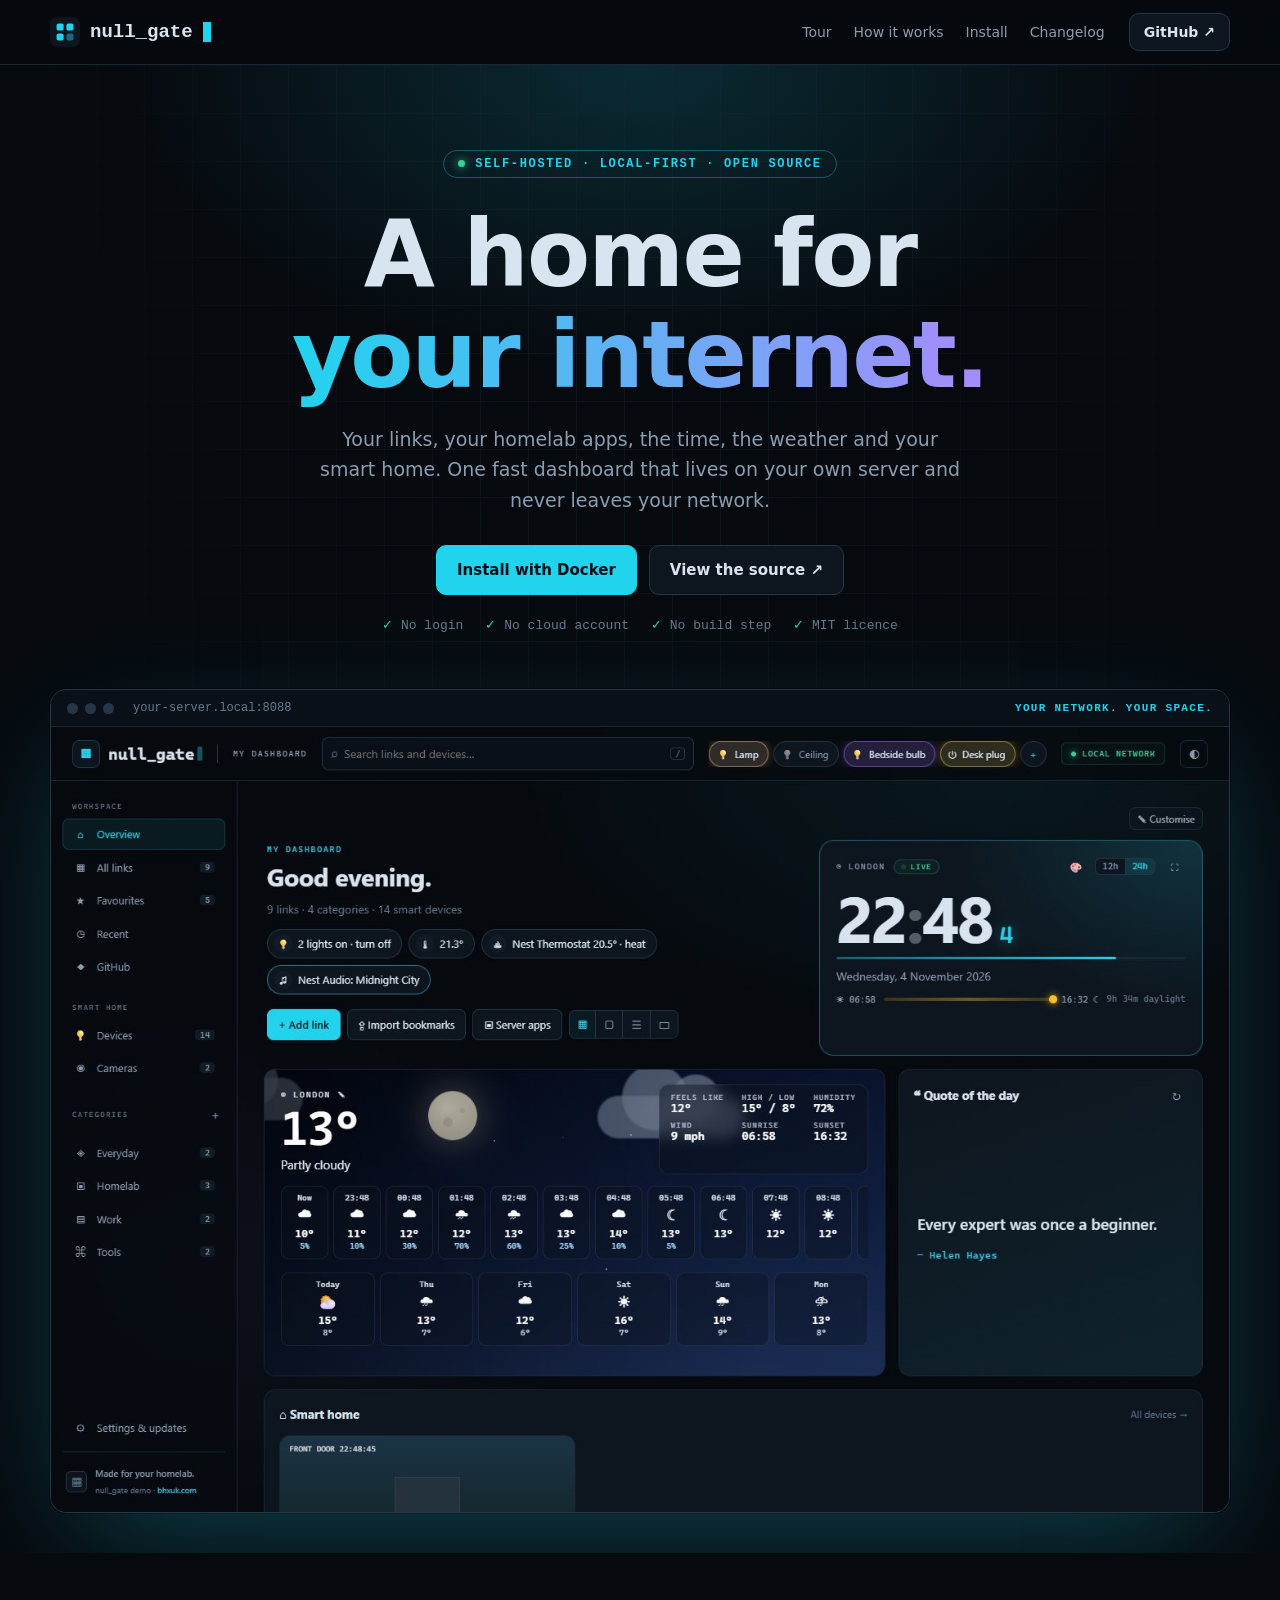
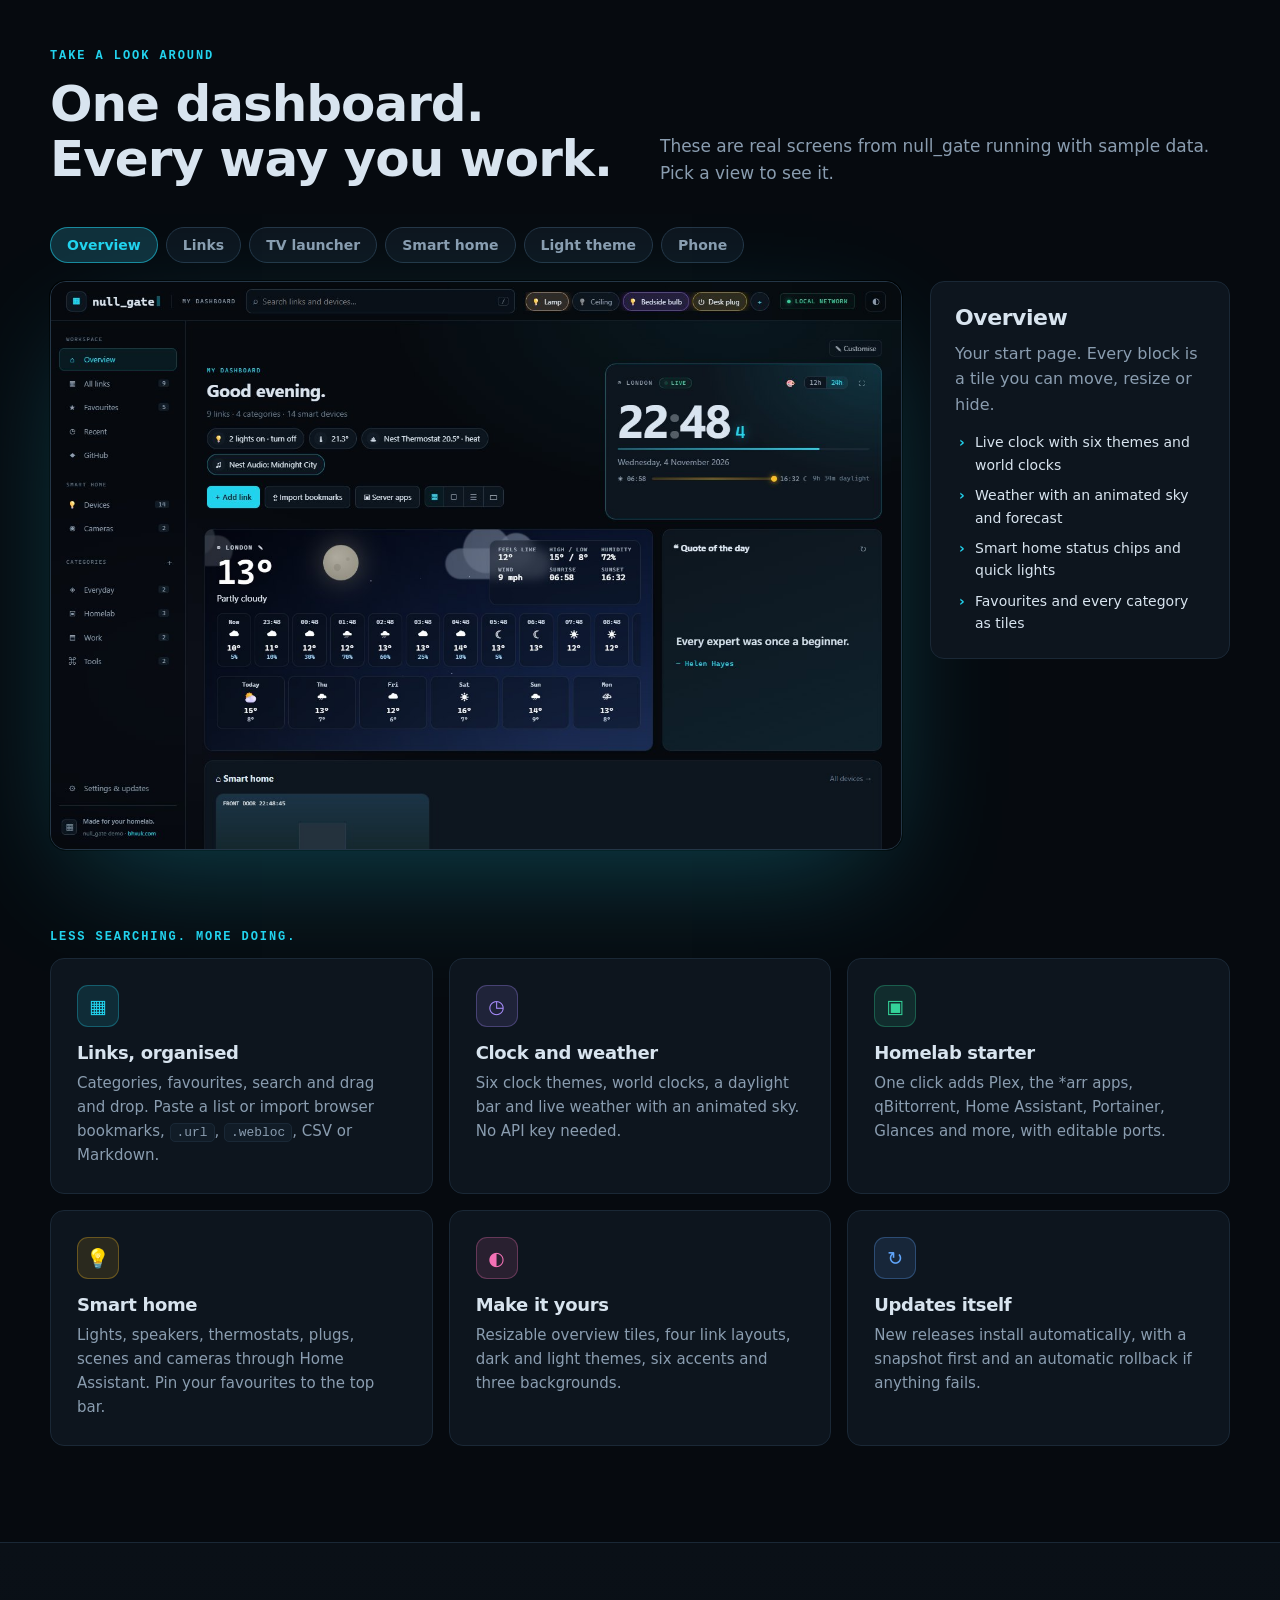
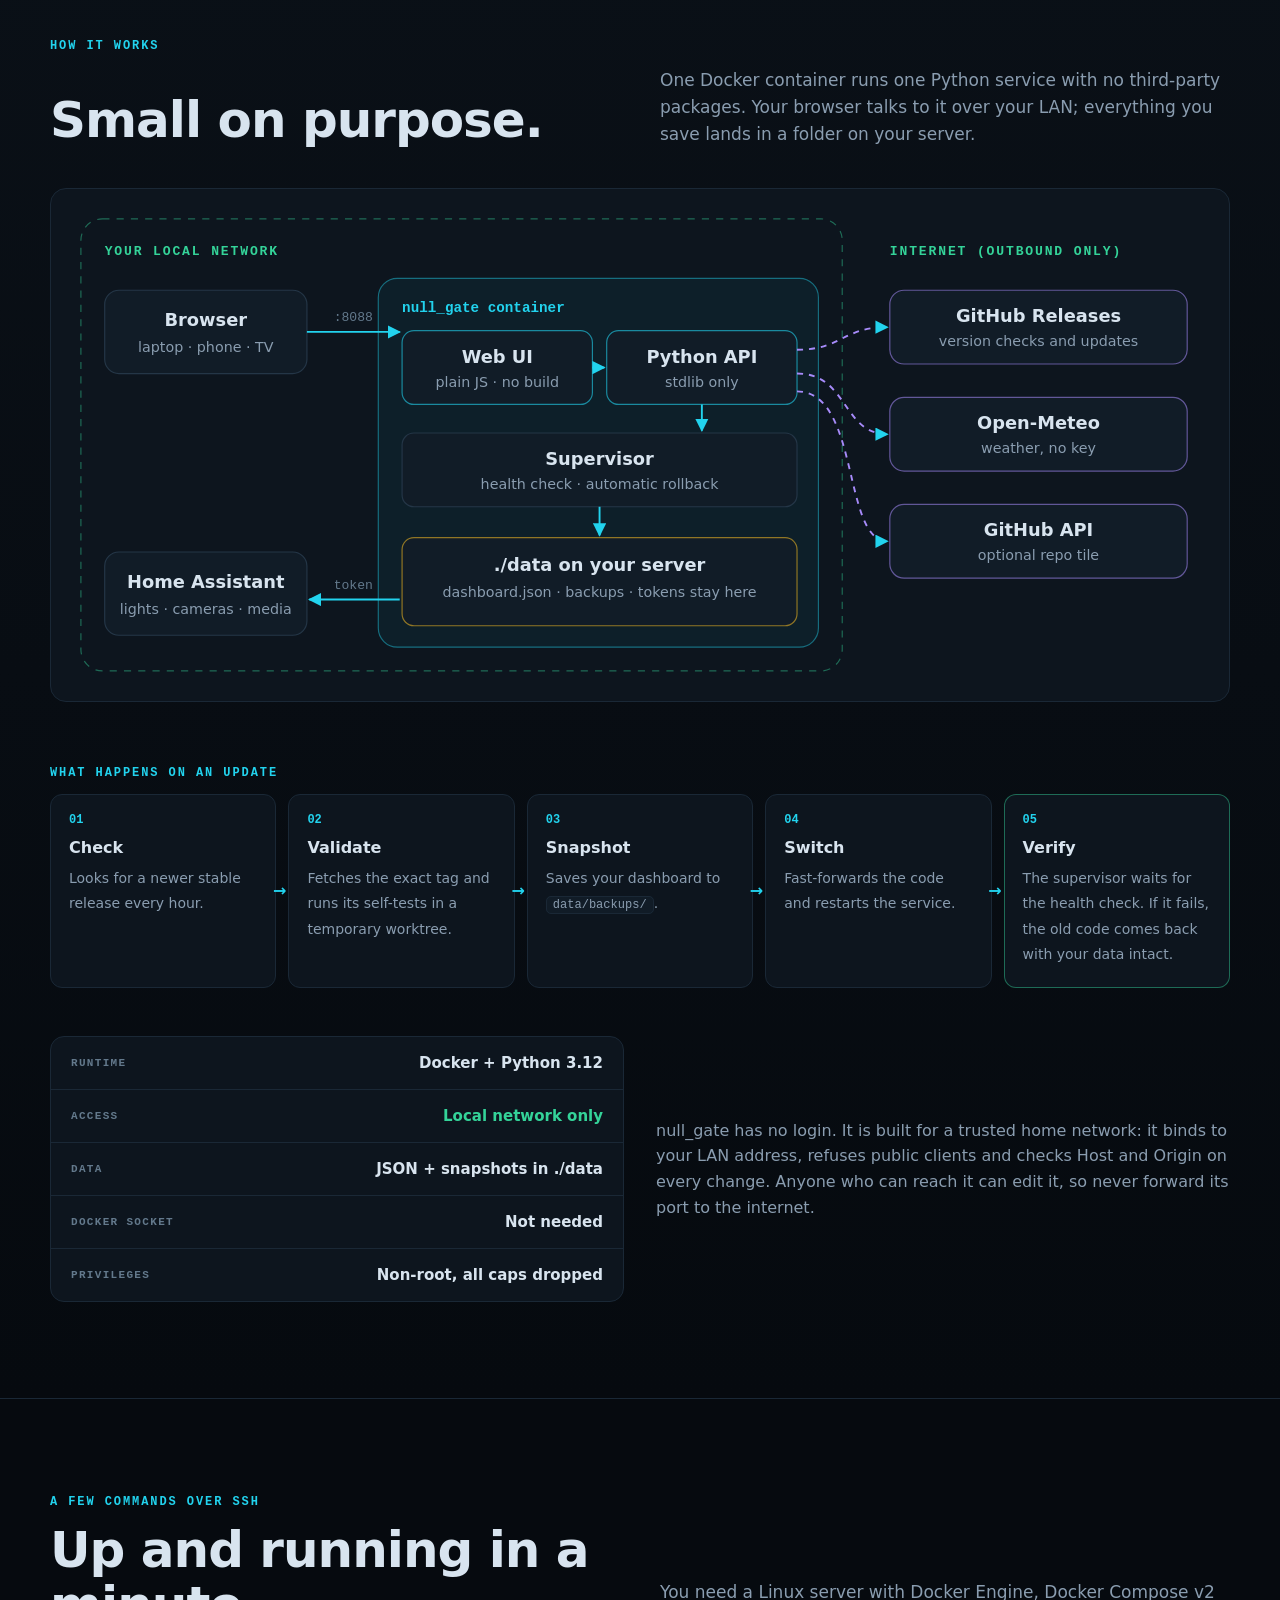
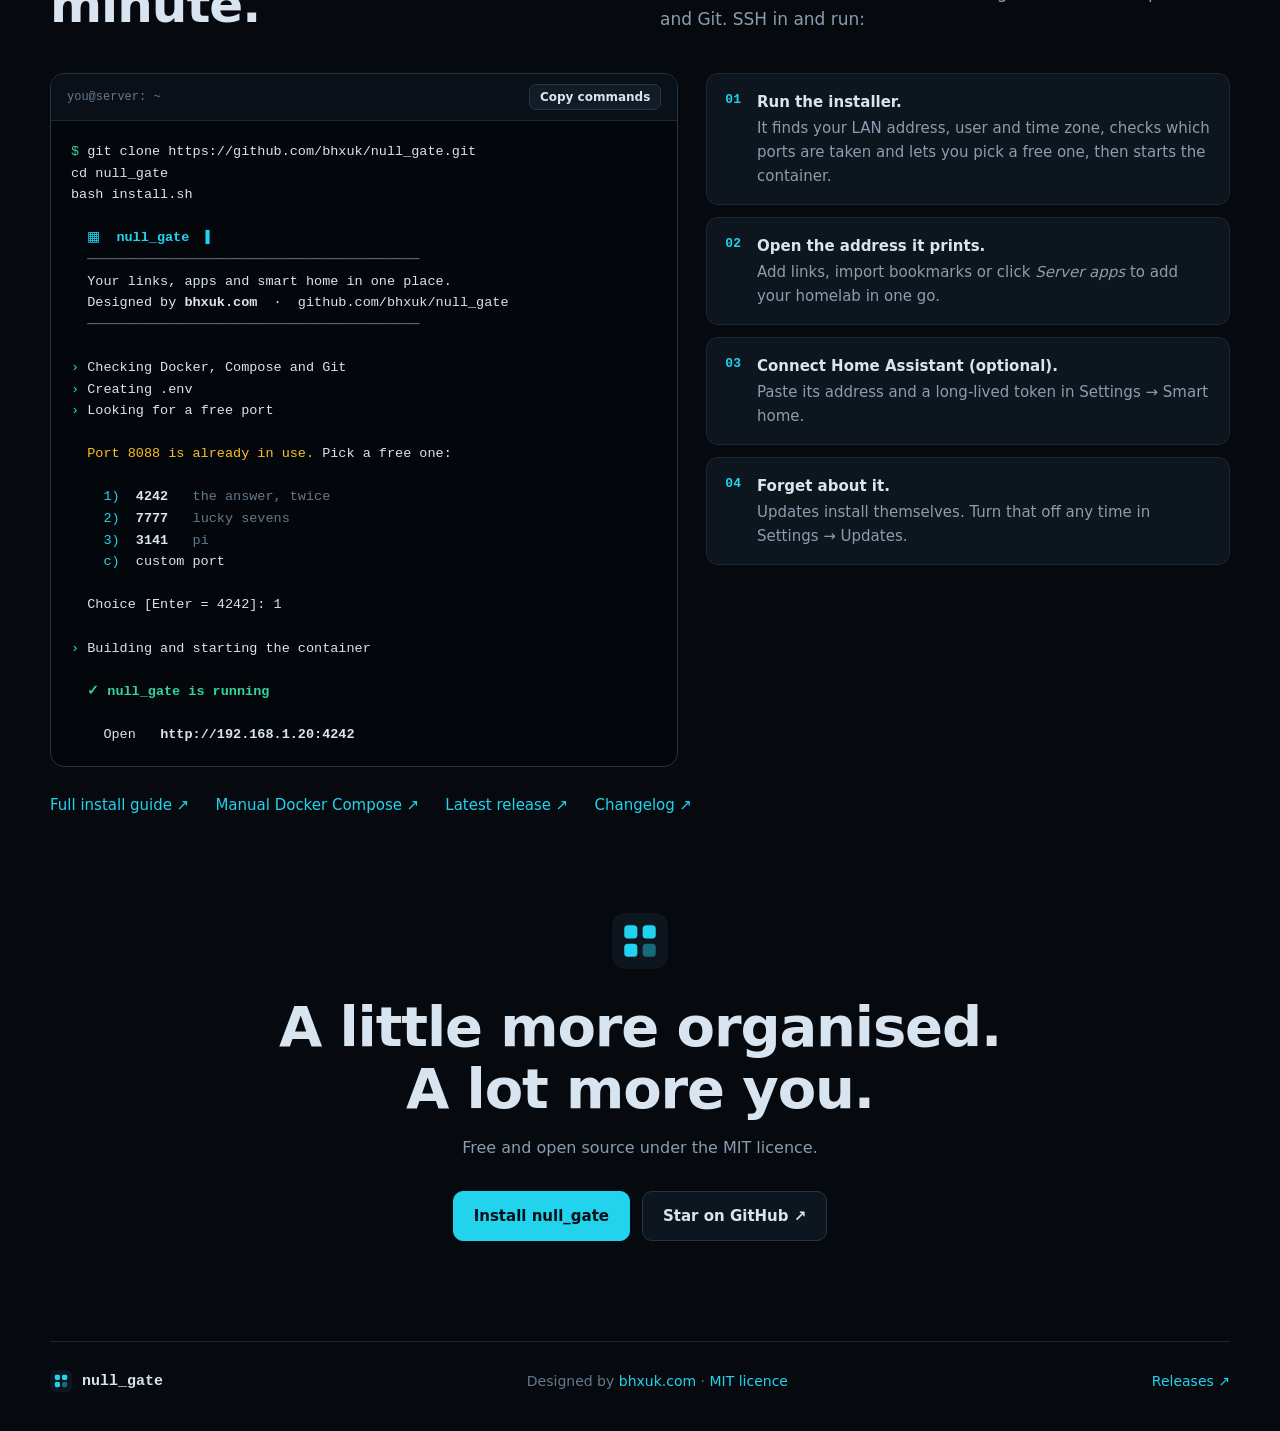
<file: docs/index.html>
<!doctype html>
<html lang="en">
<head>
<meta charset="utf-8">
<meta name="viewport" content="width=device-width,initial-scale=1">
<meta name="theme-color" content="#060a0f">
<title>null_gate · Your everyday launchpad</title>
<meta name="description" content="null_gate is a self-hosted dashboard for your local network: links, homelab apps, clocks, weather and your smart home in one Docker container. Designed by bhxuk.com.">
<meta property="og:title" content="null_gate · Your everyday launchpad">
<meta property="og:description" content="Your links, homelab apps and smart home in one self-hosted Docker dashboard. Designed by bhxuk.com.">
<meta property="og:image" content="https://bhxuk.github.io/null_gate/img/overview.jpg">
<link rel="icon" href="icon.svg">
<link rel="stylesheet" href="site.css">
<script defer src="site.js"></script>
</head>
<body>

<nav class="top">
  <div class="wrap nav">
    <a class="logo" href="#"><img src="icon.svg" width="30" height="30" alt="">null_gate<span class="cursor"></span></a>
    <div class="navlinks">
      <a href="#tour">Tour</a><a href="#how">How it works</a><a href="#install">Install</a><a href="https://github.com/bhxuk/null_gate/blob/main/CHANGELOG.md">Changelog</a>
    </div>
    <a class="button small" href="https://github.com/bhxuk/null_gate">GitHub ↗</a>
  </div>
</nav>

<header class="hero">
  <div class="grid-bg"></div>
  <div class="wrap">
    <div class="eyebrow"><i></i> SELF-HOSTED · LOCAL-FIRST · OPEN SOURCE</div>
    <h1>A home for<br><span>your internet.</span></h1>
    <p class="lede">Your links, your homelab apps, the time, the weather and your smart home.
      One fast dashboard that lives on your own server and never leaves your network.</p>
    <div class="cta">
      <a class="button primary" href="#install">Install with Docker</a>
      <a class="button" href="https://github.com/bhxuk/null_gate">View the source ↗</a>
    </div>
    <div class="meta"><span>No login</span><span>No cloud account</span><span>No build step</span><span>MIT licence</span></div>
    <figure class="window">
      <div class="windowbar"><i></i><i></i><i></i><span>your-server.local:8088</span><b>YOUR NETWORK. YOUR SPACE.</b></div>
      <img src="img/overview.jpg" alt="null_gate overview with a live clock, world clocks, weather, quick lights and smart home status" width="1440" height="960">
    </figure>
  </div>
</header>

<main>

<section class="wrap" id="tour">
  <div class="kicker">TAKE A LOOK AROUND</div>
  <div class="section-intro">
    <h2>One dashboard.<br>Every way you work.</h2>
    <p>These are real screens from null_gate running with sample data. Pick a view to see it.</p>
  </div>
  <div class="tour">
    <div class="tabs" role="tablist" aria-label="Screens">
      <button role="tab" aria-selected="true" data-shot="overview">Overview</button>
      <button role="tab" aria-selected="false" data-shot="links">Links</button>
      <button role="tab" aria-selected="false" data-shot="tv">TV launcher</button>
      <button role="tab" aria-selected="false" data-shot="home">Smart home</button>
      <button role="tab" aria-selected="false" data-shot="light">Light theme</button>
      <button role="tab" aria-selected="false" data-shot="mobile">Phone</button>
    </div>
    <div class="tour-stage">
      <figure class="window shot"><img id="tourImg" src="img/overview.jpg" alt="" width="1440" height="960"></figure>
      <aside class="tour-copy" aria-live="polite">
        <h3 id="tourTitle">Overview</h3>
        <p id="tourText"></p>
        <ul id="tourList"></ul>
      </aside>
    </div>
  </div>
</section>

<section class="wrap" id="features">
  <div class="kicker">LESS SEARCHING. MORE DOING.</div>
  <div class="features">
    <article><span class="fi">▦</span><h3>Links, organised</h3><p>Categories, favourites, search and drag and drop. Paste a list or import browser bookmarks, <code>.url</code>, <code>.webloc</code>, CSV or Markdown.</p></article>
    <article><span class="fi violet">◷</span><h3>Clock and weather</h3><p>Six clock themes, world clocks, a daylight bar and live weather with an animated sky. No API key needed.</p></article>
    <article><span class="fi mint">▣</span><h3>Homelab starter</h3><p>One click adds Plex, the *arr apps, qBittorrent, Home Assistant, Portainer, Glances and more, with editable ports.</p></article>
    <article><span class="fi amber">💡</span><h3>Smart home</h3><p>Lights, speakers, thermostats, plugs, scenes and cameras through Home Assistant. Pin your favourites to the top bar.</p></article>
    <article><span class="fi pink">◐</span><h3>Make it yours</h3><p>Resizable overview tiles, four link layouts, dark and light themes, six accents and three backgrounds.</p></article>
    <article><span class="fi blue">↻</span><h3>Updates itself</h3><p>New releases install automatically, with a snapshot first and an automatic rollback if anything fails.</p></article>
  </div>
</section>

<section class="band" id="how">
  <div class="wrap">
    <div class="kicker">HOW IT WORKS</div>
    <div class="section-intro">
      <h2>Small on purpose.</h2>
      <p>One Docker container runs one Python service with no third-party packages. Your browser talks to it over your LAN; everything you save lands in a folder on your server.</p>
    </div>

    <figure class="diagram" aria-label="Architecture diagram">
      <svg viewBox="0 0 960 400" role="img">
        <title>null_gate architecture</title>
        <defs>
          <marker id="ar" viewBox="0 0 10 10" refX="9" refY="5" markerWidth="7" markerHeight="7" orient="auto-start-reverse"><path d="M0 0L10 5L0 10z" class="arrowhead"/></marker>
        </defs>
        <!-- LAN boundary -->
        <rect x="10" y="10" width="640" height="380" rx="18" class="zone"/>
        <text x="30" y="40" class="zone-label">YOUR LOCAL NETWORK</text>

        <!-- devices -->
        <g class="node"><rect x="30" y="70" width="170" height="70" rx="12"/><text x="115" y="100" class="t">Browser</text><text x="115" y="122" class="s">laptop · phone · TV</text></g>
        <g class="node"><rect x="30" y="290" width="170" height="70" rx="12"/><text x="115" y="320" class="t">Home Assistant</text><text x="115" y="342" class="s">lights · cameras · media</text></g>

        <!-- container -->
        <rect x="260" y="60" width="370" height="310" rx="16" class="box"/>
        <text x="280" y="88" class="box-label">null_gate container</text>
        <g class="node hi"><rect x="280" y="104" width="160" height="62" rx="10"/><text x="360" y="131" class="t">Web UI</text><text x="360" y="151" class="s">plain JS · no build</text></g>
        <g class="node hi"><rect x="452" y="104" width="160" height="62" rx="10"/><text x="532" y="131" class="t">Python API</text><text x="532" y="151" class="s">stdlib only</text></g>
        <g class="node"><rect x="280" y="190" width="332" height="62" rx="10"/><text x="446" y="217" class="t">Supervisor</text><text x="446" y="237" class="s">health check · automatic rollback</text></g>
        <g class="node data"><rect x="280" y="278" width="332" height="74" rx="10"/><text x="446" y="306" class="t">./data on your server</text><text x="446" y="328" class="s">dashboard.json · backups · tokens stay here</text></g>

        <!-- internet -->
        <text x="690" y="40" class="zone-label">INTERNET (OUTBOUND ONLY)</text>
        <g class="node out"><rect x="690" y="70" width="250" height="62" rx="12"/><text x="815" y="97" class="t">GitHub Releases</text><text x="815" y="117" class="s">version checks and updates</text></g>
        <g class="node out"><rect x="690" y="160" width="250" height="62" rx="12"/><text x="815" y="187" class="t">Open-Meteo</text><text x="815" y="207" class="s">weather, no key</text></g>
        <g class="node out"><rect x="690" y="250" width="250" height="62" rx="12"/><text x="815" y="277" class="t">GitHub API</text><text x="815" y="297" class="s">optional repo tile</text></g>

        <!-- arrows -->
        <path d="M200 105 H278" class="flow" marker-end="url(#ar)"/>
        <text x="239" y="96" class="lbl">:8088</text>
        <path d="M440 135 H450" class="flow" marker-end="url(#ar)"/>
        <path d="M532 166 V188" class="flow" marker-end="url(#ar)"/>
        <path d="M446 252 V276" class="flow" marker-end="url(#ar)"/>
        <path d="M278 330 H202" class="flow" marker-end="url(#ar)"/>
        <text x="239" y="321" class="lbl">token</text>
        <path d="M612 120 C650 120 650 101 688 101" class="flow dash" marker-end="url(#ar)"/>
        <path d="M612 140 C655 140 650 191 688 191" class="flow dash" marker-end="url(#ar)"/>
        <path d="M612 155 C665 155 650 281 688 281" class="flow dash" marker-end="url(#ar)"/>
      </svg>
    </figure>

    <div class="kicker sub">WHAT HAPPENS ON AN UPDATE</div>
    <ol class="pipeline">
      <li><b>Check</b><span>Looks for a newer stable release every hour.</span></li>
      <li><b>Validate</b><span>Fetches the exact tag and runs its self-tests in a temporary worktree.</span></li>
      <li><b>Snapshot</b><span>Saves your dashboard to <code>data/backups/</code>.</span></li>
      <li><b>Switch</b><span>Fast-forwards the code and restarts the service.</span></li>
      <li><b>Verify</b><span>The supervisor waits for the health check. If it fails, the old code comes back with your data intact.</span></li>
    </ol>

    <div class="local-grid">
      <div class="local-card">
        <div><span>RUNTIME</span><b>Docker + Python 3.12</b></div>
        <div><span>ACCESS</span><b class="mint">Local network only</b></div>
        <div><span>DATA</span><b>JSON + snapshots in ./data</b></div>
        <div><span>DOCKER SOCKET</span><b>Not needed</b></div>
        <div><span>PRIVILEGES</span><b>Non-root, all caps dropped</b></div>
      </div>
      <p class="smallprint">null_gate has no login. It is built for a trusted home network: it binds to your LAN address, refuses public clients and checks Host and Origin on every change. Anyone who can reach it can edit it, so never forward its port to the internet.</p>
    </div>
  </div>
</section>

<section class="wrap" id="install">
  <div class="kicker">A FEW COMMANDS OVER SSH</div>
  <div class="section-intro">
    <h2>Up and running in a minute.</h2>
    <p>You need a Linux server with Docker Engine, Docker Compose v2 and Git. SSH in and run:</p>
  </div>
  <div class="install-grid">
    <div class="terminal">
      <div class="terminal-head"><span>you@server: ~</span><button id="copyInstall" type="button">Copy commands</button></div>
<pre><span class="p">$</span> <span id="installCommands">git clone https://github.com/bhxuk/null_gate.git
cd null_gate
bash install.sh</span>

<span class="c">  ▦  <b>null_gate</b>  ▌</span>
<span class="d">  ─────────────────────────────────────────</span>
  Your links, apps and smart home in one place.
  Designed by <b>bhxuk.com</b>  ·  github.com/bhxuk/null_gate
<span class="d">  ─────────────────────────────────────────</span>

<span class="c">›</span> Checking Docker, Compose and Git
<span class="c">›</span> Creating .env
<span class="c">›</span> Looking for a free port

  <span class="y">Port 8088 is already in use.</span> Pick a free one:

    <span class="c">1)</span>  <b>4242</b>   <span class="d">the answer, twice</span>
    <span class="c">2)</span>  <b>7777</b>   <span class="d">lucky sevens</span>
    <span class="c">3)</span>  <b>3141</b>   <span class="d">pi</span>
    <span class="c">c)</span>  custom port

  Choice [Enter = 4242]: 1

<span class="c">›</span> Building and starting the container

<span class="g">  ✓ null_gate is running</span>

    Open   <b>http://192.168.1.20:4242</b></pre>
    </div>
    <div class="install-notes">
      <div><span>01</span><p><b>Run the installer.</b>It finds your LAN address, user and time zone, checks which ports are taken and lets you pick a free one, then starts the container.</p></div>
      <div><span>02</span><p><b>Open the address it prints.</b>Add links, import bookmarks or click <em>Server apps</em> to add your homelab in one go.</p></div>
      <div><span>03</span><p><b>Connect Home Assistant (optional).</b>Paste its address and a long-lived token in Settings → Smart home.</p></div>
      <div><span>04</span><p><b>Forget about it.</b>Updates install themselves. Turn that off any time in Settings → Updates.</p></div>
    </div>
  </div>
  <div class="install-links">
    <a href="https://github.com/bhxuk/null_gate#install">Full install guide ↗</a>
    <a href="https://github.com/bhxuk/null_gate#manual-docker-compose-setup">Manual Docker Compose ↗</a>
    <a href="https://github.com/bhxuk/null_gate/releases/latest">Latest release ↗</a>
    <a href="https://github.com/bhxuk/null_gate/blob/main/CHANGELOG.md">Changelog ↗</a>
  </div>
</section>

<section class="wrap closing">
  <span class="logo-mark"><img src="icon.svg" width="56" height="56" alt=""></span>
  <h2>A little more organised.<br>A lot more you.</h2>
  <p>Free and open source under the MIT licence.</p>
  <div class="cta"><a class="button primary" href="#install">Install null_gate</a><a class="button" href="https://github.com/bhxuk/null_gate">Star on GitHub ↗</a></div>
</section>

</main>

<footer class="wrap foot">
  <a class="logo" href="#"><img src="icon.svg" width="22" height="22" alt="">null_gate</a>
  <span>Designed by <a href="https://bhxuk.com">bhxuk.com</a> · <a href="https://github.com/bhxuk/null_gate/blob/main/LICENSE">MIT licence</a></span>
  <a href="https://github.com/bhxuk/null_gate/releases" id="releaseLink">Releases ↗</a>
</footer>
</body>
</html>
</file>
<file: docs/site.css>
/* null_gate website. Designed by bhxuk.com */
:root {
  --bg: #060a0f; --bg2: #0a1017; --panel: #0d151e; --panel2: #111c27;
  --line: #1a2836; --line2: #243647; --text: #d8e4ef; --muted: #8a9db0; --dim: #63798c;
  --accent: #22d3ee; --violet: #a78bfa; --mint: #34d399; --amber: #fbbf24; --pink: #f472b6; --blue: #60a5fa;
  --sans: system-ui, -apple-system, "Segoe UI", Roboto, sans-serif;
  --mono: ui-monospace, "Cascadia Code", "SF Mono", Consolas, monospace;
  color-scheme: dark;
}
* { box-sizing: border-box; }
html { scroll-behavior: smooth; }
body { margin: 0; background: var(--bg); color: var(--text); font: 16px/1.6 var(--sans); -webkit-font-smoothing: antialiased; overflow-x: hidden; }
a { color: var(--accent); text-decoration: none; }
a:hover { text-decoration: underline; }
img { max-width: 100%; height: auto; display: block; }
code { font: .86em var(--mono); background: var(--panel2); border: 1px solid var(--line); padding: 1px 6px; border-radius: 5px; }
h1, h2, h3 { margin: 0; letter-spacing: -.02em; line-height: 1.1; }
.wrap { width: min(1180px, 100% - 32px); margin-inline: auto; }

/* nav */
.top { position: sticky; top: 0; z-index: 10; background: color-mix(in srgb, var(--bg) 82%, transparent); backdrop-filter: blur(12px); border-bottom: 1px solid var(--line); }
.nav { display: flex; align-items: center; gap: 24px; height: 64px; }
.logo { display: inline-flex; align-items: center; gap: 10px; font: 700 19px var(--mono); color: var(--text); }
.logo:hover { text-decoration: none; }
.cursor { width: 8px; height: 20px; background: var(--accent); display: inline-block; animation: blink 1.1s steps(1) infinite; }
@keyframes blink { 50% { opacity: 0; } }
.navlinks { display: flex; gap: 22px; margin-left: auto; }
.navlinks a { color: var(--muted); font-size: 14px; }
.navlinks a:hover { color: var(--text); text-decoration: none; }
.button { display: inline-flex; align-items: center; gap: 8px; padding: 12px 20px; border-radius: 10px; border: 1px solid var(--line2); background: var(--panel); color: var(--text); font-weight: 600; font-size: 15px; }
.button:hover { text-decoration: none; border-color: var(--accent); }
.button.primary { background: var(--accent); color: #031016; border-color: var(--accent); }
.button.primary:hover { filter: brightness(1.08); }
.button.small { padding: 7px 14px; font-size: 14px; }

/* hero */
.hero { position: relative; padding: 84px 0 40px; text-align: center; overflow: hidden; }
.grid-bg { position: absolute; inset: 0; background-image: linear-gradient(var(--line) 1px, transparent 1px), linear-gradient(90deg, var(--line) 1px, transparent 1px); background-size: 48px 48px; opacity: .35; mask-image: radial-gradient(ellipse at 50% 0%, #000 20%, transparent 70%); }
.hero::before { content: ''; position: absolute; inset: -20% 10% auto; height: 600px; background: radial-gradient(closest-side, color-mix(in srgb, var(--accent) 16%, transparent), transparent); pointer-events: none; }
.hero .wrap { position: relative; }
.eyebrow { display: inline-flex; align-items: center; gap: 10px; font: 600 12px var(--mono); letter-spacing: .14em; color: var(--accent); border: 1px solid color-mix(in srgb, var(--accent) 35%, transparent); padding: 6px 14px; border-radius: 99px; }
.eyebrow i { width: 7px; height: 7px; border-radius: 50%; background: var(--mint); box-shadow: 0 0 10px var(--mint); }
.hero h1 { font-size: clamp(44px, 8vw, 92px); margin: 26px 0 18px; font-weight: 800; }
.hero h1 span { background: linear-gradient(90deg, var(--accent), var(--violet)); -webkit-background-clip: text; background-clip: text; color: transparent; }
.lede { max-width: 640px; margin: 0 auto; color: var(--muted); font-size: 19px; }
.cta { display: flex; gap: 12px; justify-content: center; flex-wrap: wrap; margin-top: 30px; }
.meta { display: flex; gap: 10px 22px; justify-content: center; flex-wrap: wrap; margin-top: 22px; color: var(--dim); font: 13px var(--mono); }
.meta span::before { content: '✓ '; color: var(--mint); }

.window { margin: 56px auto 0; border: 1px solid var(--line2); border-radius: 16px; overflow: hidden; background: var(--panel); box-shadow: 0 40px 120px -30px color-mix(in srgb, var(--accent) 30%, transparent), 0 0 0 1px #000; text-align: left; }
.windowbar { display: flex; align-items: center; gap: 7px; padding: 11px 16px; border-bottom: 1px solid var(--line); background: var(--bg2); font: 12px var(--mono); color: var(--dim); }
.windowbar i { width: 11px; height: 11px; border-radius: 50%; background: var(--line2); }
.windowbar span { margin-left: 12px; }
.windowbar b { margin-left: auto; color: var(--accent); font-weight: 600; letter-spacing: .12em; font-size: 11px; }

/* sections */
main section { padding: 96px 0 0; }
.kicker { font: 600 12px var(--mono); letter-spacing: .16em; color: var(--accent); margin-bottom: 14px; }
.kicker.sub { margin-top: 64px; }
.section-intro { display: grid; grid-template-columns: 1fr 1fr; gap: 40px; align-items: end; margin-bottom: 40px; }
.section-intro h2 { font-size: clamp(32px, 4.4vw, 50px); font-weight: 800; }
.section-intro p { color: var(--muted); margin: 0; font-size: 17px; }

/* tour */
.tabs { display: flex; gap: 8px; flex-wrap: wrap; margin-bottom: 18px; }
.tabs button { font: 600 14px var(--sans); color: var(--muted); background: var(--panel); border: 1px solid var(--line2); padding: 9px 16px; border-radius: 99px; cursor: pointer; }
.tabs button:hover { color: var(--text); }
.tabs button[aria-selected="true"] { background: color-mix(in srgb, var(--accent) 14%, var(--panel)); color: var(--accent); border-color: color-mix(in srgb, var(--accent) 55%, transparent); }
.tour-stage { display: grid; grid-template-columns: minmax(0, 1fr) 300px; gap: 28px; align-items: start; }
.window.shot { margin: 0; }
.window.shot img { transition: opacity .2s; width: 100%; }
.window.shot.phone { max-width: 340px; margin-inline: auto; border-radius: 28px; }
.tour-copy { background: var(--panel); border: 1px solid var(--line); border-radius: 14px; padding: 24px; position: sticky; top: 90px; }
.tour-copy h3 { font-size: 22px; margin-bottom: 10px; }
.tour-copy p { color: var(--muted); margin: 0 0 14px; }
.tour-copy ul { margin: 0; padding: 0; list-style: none; display: grid; gap: 8px; font-size: 14px; }
.tour-copy li { padding-left: 20px; position: relative; }
.tour-copy li::before { content: '›'; position: absolute; left: 4px; color: var(--accent); font-weight: 700; }

/* features */
#features { padding-top: 80px; }
.features { display: grid; grid-template-columns: repeat(3, 1fr); gap: 16px; }
.features article { background: var(--panel); border: 1px solid var(--line); border-radius: 14px; padding: 26px; }
.features h3 { font-size: 18px; margin: 16px 0 8px; }
.features p { color: var(--muted); margin: 0; font-size: 15px; }
.fi { display: grid; place-items: center; width: 42px; height: 42px; border-radius: 11px; font-size: 19px; color: var(--accent); background: color-mix(in srgb, var(--accent) 12%, transparent); border: 1px solid color-mix(in srgb, var(--accent) 30%, transparent); }
.fi.violet { color: var(--violet); background: color-mix(in srgb, var(--violet) 12%, transparent); border-color: color-mix(in srgb, var(--violet) 30%, transparent); }
.fi.mint { color: var(--mint); background: color-mix(in srgb, var(--mint) 12%, transparent); border-color: color-mix(in srgb, var(--mint) 30%, transparent); }
.fi.amber { color: var(--amber); background: color-mix(in srgb, var(--amber) 12%, transparent); border-color: color-mix(in srgb, var(--amber) 30%, transparent); }
.fi.pink { color: var(--pink); background: color-mix(in srgb, var(--pink) 12%, transparent); border-color: color-mix(in srgb, var(--pink) 30%, transparent); }
.fi.blue { color: var(--blue); background: color-mix(in srgb, var(--blue) 12%, transparent); border-color: color-mix(in srgb, var(--blue) 30%, transparent); }

/* how it works */
.band { margin-top: 96px; padding: 96px 0 !important; background: linear-gradient(180deg, var(--bg2), var(--bg)); border-block: 1px solid var(--line); }
.diagram { margin: 0; background: var(--panel); border: 1px solid var(--line); border-radius: 16px; padding: 18px; overflow-x: auto; }
.diagram svg { display: block; width: 100%; min-width: 680px; height: auto; font-family: var(--sans); }
.diagram .zone { fill: none; stroke: color-mix(in srgb, var(--mint) 45%, transparent); stroke-dasharray: 6 6; }
.diagram .zone-label { fill: var(--mint); font: 600 11px var(--mono); letter-spacing: .14em; }
.diagram .box { fill: color-mix(in srgb, var(--accent) 5%, transparent); stroke: color-mix(in srgb, var(--accent) 45%, transparent); }
.diagram .box-label { fill: var(--accent); font: 600 12px var(--mono); }
.diagram .node rect { fill: var(--panel2); stroke: var(--line2); }
.diagram .node.hi rect { stroke: color-mix(in srgb, var(--accent) 60%, transparent); }
.diagram .node.data rect { stroke: color-mix(in srgb, var(--amber) 55%, transparent); }
.diagram .node.out rect { stroke: color-mix(in srgb, var(--violet) 55%, transparent); }
.diagram .t { fill: var(--text); font-size: 15px; font-weight: 700; text-anchor: middle; }
.diagram .s { fill: var(--muted); font-size: 12px; text-anchor: middle; }
.diagram .lbl { fill: var(--dim); font: 11px var(--mono); text-anchor: middle; }
.diagram .flow { fill: none; stroke: var(--accent); stroke-width: 1.6; }
.diagram .flow.dash { stroke: var(--violet); stroke-dasharray: 5 5; }
.diagram .arrowhead { fill: var(--accent); }

.pipeline { list-style: none; margin: 0; padding: 0; display: grid; grid-template-columns: repeat(5, 1fr); gap: 12px; counter-reset: step; }
.pipeline li { position: relative; background: var(--panel); border: 1px solid var(--line); border-radius: 12px; padding: 18px 18px 20px; counter-increment: step; }
.pipeline li::before { content: '0' counter(step); display: block; font: 600 12px var(--mono); color: var(--accent); margin-bottom: 8px; }
.pipeline li:not(:last-child)::after { content: '→'; position: absolute; right: -11px; top: 50%; transform: translateY(-50%); color: var(--accent); font-weight: 700; z-index: 1; }
.pipeline b { display: block; font-size: 16px; margin-bottom: 4px; }
.pipeline span { color: var(--muted); font-size: 14px; }
.pipeline li:last-child { border-color: color-mix(in srgb, var(--mint) 45%, transparent); }

.local-grid { display: grid; grid-template-columns: 1fr 1fr; gap: 32px; align-items: center; margin-top: 48px; }
.local-card { background: var(--panel); border: 1px solid var(--line); border-radius: 14px; overflow: hidden; }
.local-card div { display: flex; justify-content: space-between; gap: 16px; padding: 14px 20px; border-bottom: 1px solid var(--line); }
.local-card div:last-child { border: 0; }
.local-card span { font: 600 11px var(--mono); letter-spacing: .12em; color: var(--dim); align-self: center; }
.local-card b { font-size: 15px; text-align: right; }
.mint { color: var(--mint); }
.smallprint { color: var(--muted); margin: 0; }

/* install */
.install-grid { display: grid; grid-template-columns: 1.2fr 1fr; gap: 28px; align-items: start; }
.terminal { background: #03070b; border: 1px solid var(--line2); border-radius: 14px; overflow: hidden; }
.terminal-head { display: flex; justify-content: space-between; align-items: center; padding: 10px 16px; background: var(--bg2); border-bottom: 1px solid var(--line); font: 12px var(--mono); color: var(--dim); }
.terminal-head button { font: 600 12px var(--sans); background: var(--panel2); color: var(--text); border: 1px solid var(--line2); border-radius: 7px; padding: 5px 10px; cursor: pointer; }
.terminal-head button:hover { border-color: var(--accent); }
.terminal pre { margin: 0; padding: 20px; font: 13.5px/1.6 var(--mono); color: var(--text); overflow-x: auto; }
.terminal .p { color: var(--mint); }
.terminal .c { color: var(--accent); }
.terminal .d { color: var(--dim); }
.terminal .g { color: var(--mint); font-weight: 700; }
.terminal .y { color: var(--amber); }
.install-notes { display: grid; gap: 12px; }
.install-notes div { display: flex; gap: 16px; background: var(--panel); border: 1px solid var(--line); border-radius: 12px; padding: 16px 18px; }
.install-notes span { font: 700 13px var(--mono); color: var(--accent); padding-top: 2px; }
.install-notes p { margin: 0; color: var(--muted); font-size: 15px; }
.install-notes b { display: block; color: var(--text); margin-bottom: 2px; }
.install-links { display: flex; flex-wrap: wrap; gap: 10px 26px; margin-top: 26px; font-size: 15px; }

.closing { text-align: center; padding-bottom: 40px !important; }
.closing .logo-mark { display: inline-block; margin-bottom: 20px; }
.closing h2 { font-size: clamp(32px, 5vw, 56px); font-weight: 800; }
.closing p { color: var(--muted); }

.foot { display: flex; align-items: center; justify-content: space-between; gap: 16px; flex-wrap: wrap; padding: 28px 0 40px; margin-top: 60px; border-top: 1px solid var(--line); color: var(--dim); font-size: 14px; }
.foot .logo { font-size: 15px; }

@media (max-width: 900px) {
  .navlinks { display: none; }
  .nav .button.small { margin-left: auto; }
  .section-intro, .local-grid, .install-grid, .tour-stage { grid-template-columns: 1fr; gap: 20px; }
  .tour-copy { position: static; }
  .features { grid-template-columns: 1fr 1fr; }
  .pipeline { grid-template-columns: 1fr; }
  .pipeline li:not(:last-child)::after { content: '↓'; right: auto; left: 50%; top: auto; bottom: -15px; transform: translateX(-50%); }
  .windowbar b { display: none; }
}
@media (max-width: 600px) {
  .hero { padding-top: 56px; }
  .features { grid-template-columns: 1fr; }
  main section { padding-top: 72px; }
  .terminal pre { font-size: 12px; }
}
@media (prefers-reduced-motion: reduce) { .cursor { animation: none; } html { scroll-behavior: auto; } }
</file>
